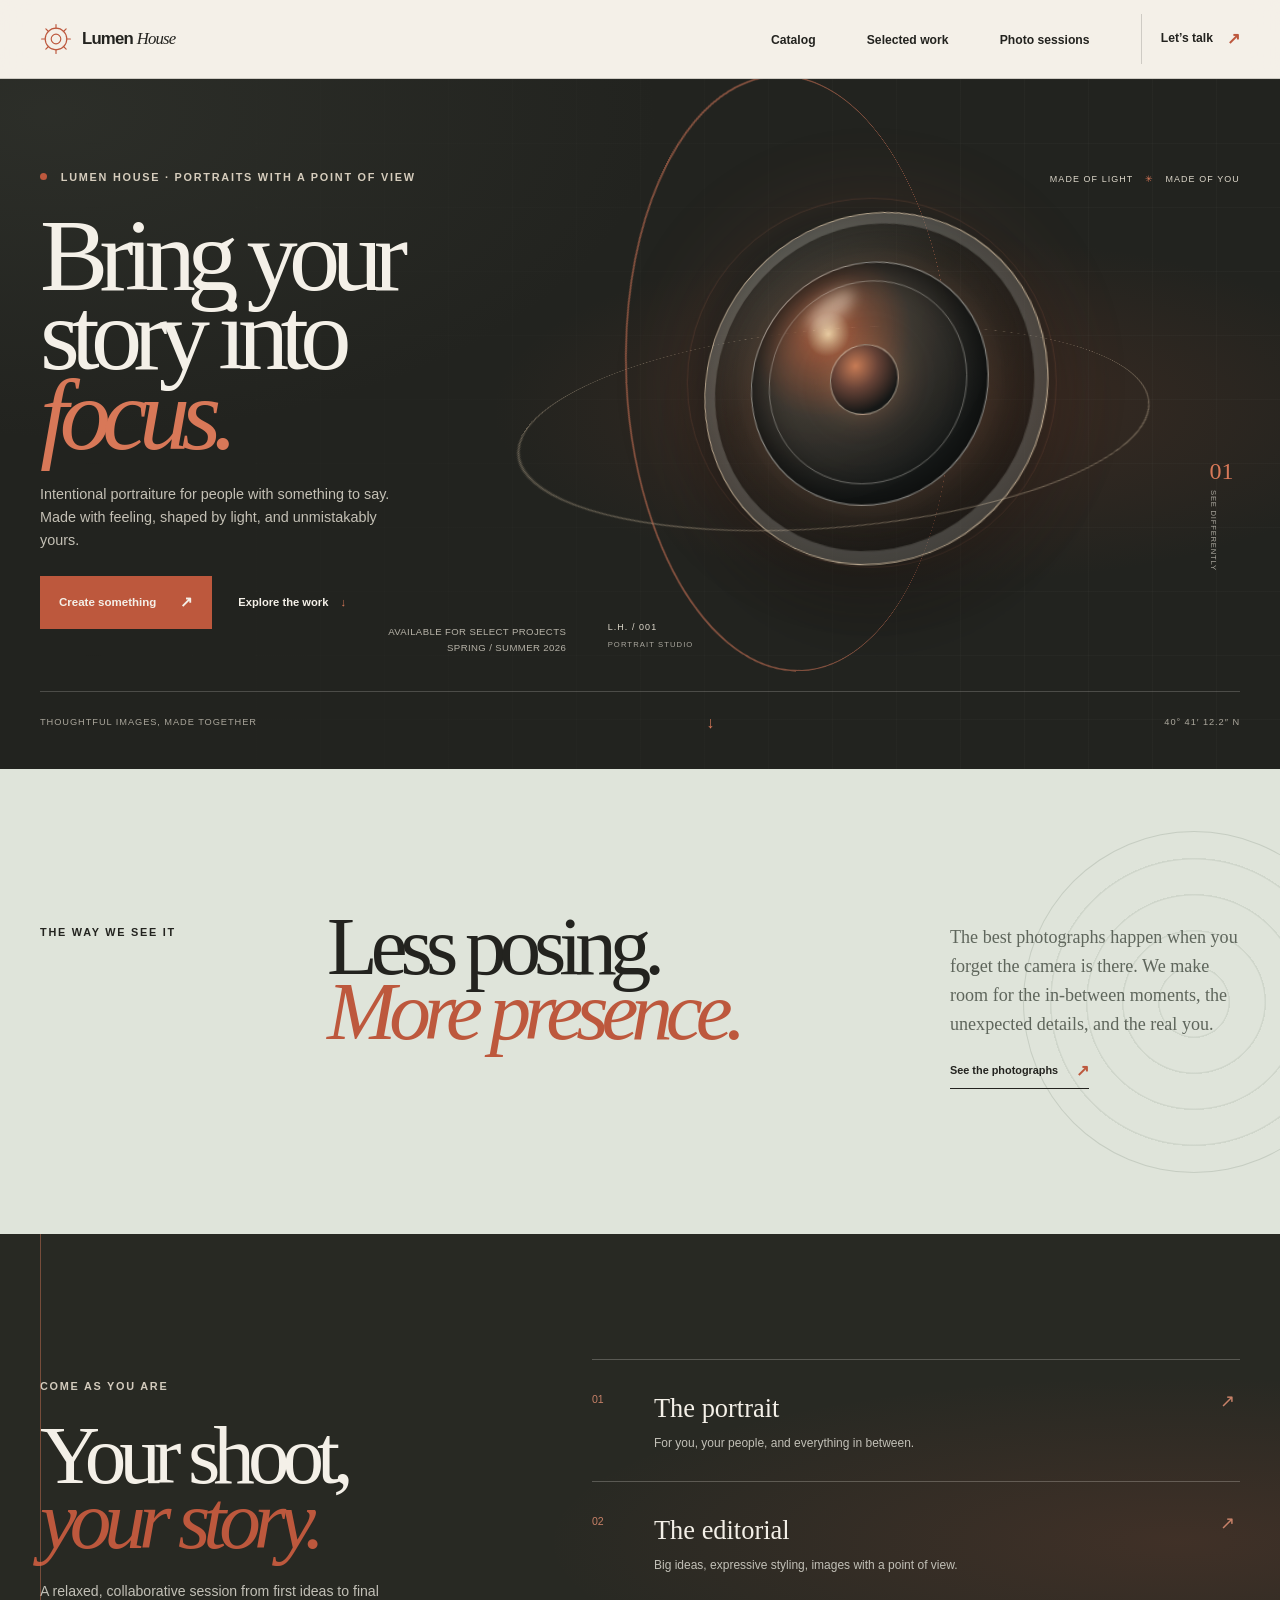
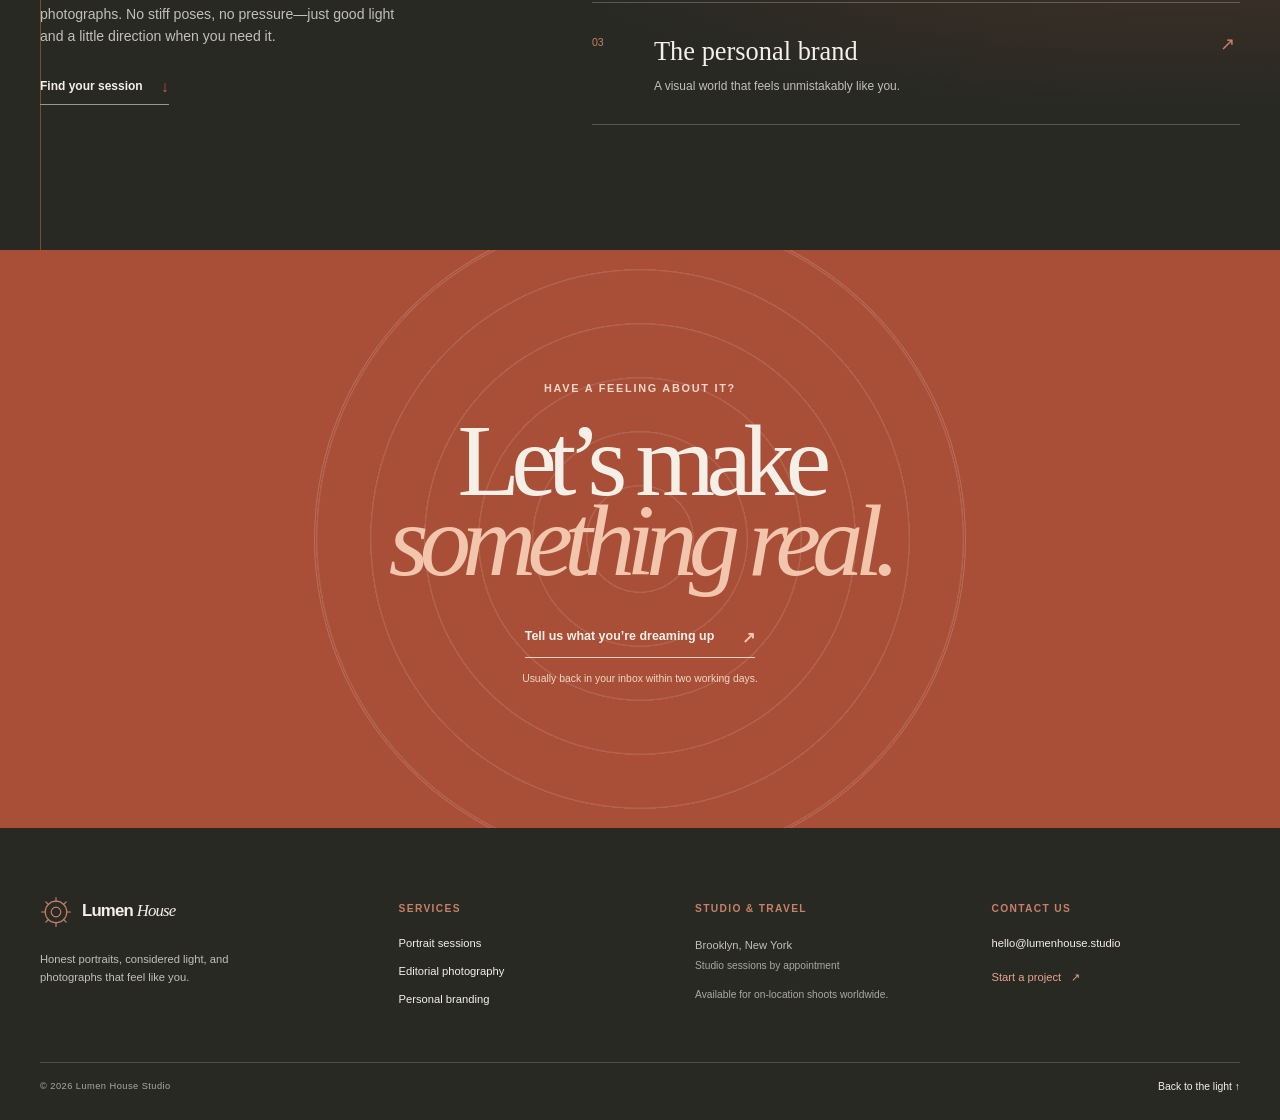
<file: index.html>
<!doctype html>
<html lang="en">
  <head>
    <meta charset="UTF-8" />
    <meta name="viewport" content="width=device-width, initial-scale=1.0" />
    <meta
      name="description"
      content="Lumen House creates expressive portrait, editorial, and campaign photography in the city and beyond."
    />
    <meta name="theme-color" content="#f4f0e8" />
    <title>Lumen House — Portraits with a point of view</title>
    <link rel="stylesheet" href="css/style.css" />
    <script src="js/script.js" defer></script>
  </head>
  <body>
    <header class="site-header">
      <nav class="navbar container" aria-label="Main navigation">
        <a class="brand" href="#home" aria-label="Lumen House home">
          <svg class="brand-mark" viewBox="0 0 40 40" aria-hidden="true">
            <circle cx="20" cy="20" r="13.5" />
            <circle cx="20" cy="20" r="6" />
            <path d="M20 2v5M20 33v5M2 20h5M33 20h5M7.3 7.3l3.6 3.6m18.2 18.2 3.6 3.6m0-25.4-3.6 3.6M10.9 29.1l-3.6 3.6" />
          </svg>
          <span>Lumen <em>House</em></span>
        </a>
        <button
          class="menu-toggle"
          type="button"
          aria-expanded="false"
          aria-controls="nav-links"
        >
          <span class="sr-only">Toggle navigation</span>
          <span></span><span></span><span></span>
        </button>
        <ul class="nav-links" id="nav-links">
          <li><a href="catalog.html">Catalog</a></li>
          <li><a href="work.html">Selected work</a></li>
          <li><a href="#sessions">Photo sessions</a></li>
          <li><a class="nav-cta" href="#contact">Let’s talk <span aria-hidden="true">↗</span></a></li>
        </ul>
      </nav>
    </header>

    <main>
      <section class="hero" id="home">
        <div class="container hero-layout">
          <div class="hero-copy">
            <p class="eyebrow"><span></span> Lumen House · Portraits with a point of view</p>
            <h1>Bring your<br />story into<br /><i>focus.</i></h1>
            <p class="hero-description">
              Intentional portraiture for people with something to say. Made
              with feeling, shaped by light, and unmistakably yours.
            </p>
            <div class="hero-actions">
              <a class="hero-button" href="#contact">Create something <span aria-hidden="true">↗</span></a>
              <a class="hero-secondary" href="work.html">Explore the work <span aria-hidden="true">↓</span></a>
            </div>
            <p class="hero-note">Available for select projects<br />Spring / Summer 2026</p>
          </div>

          <div class="hero-stage" aria-label="Animated camera lens illustration">
            <div class="hero-parallax">
              <div class="lens-illustration" aria-hidden="true">
                <div class="lens-orbit orbit-one"></div>
                <div class="lens-orbit orbit-two"></div>
                <div class="lens-rim">
                  <div class="lens-glass">
                    <div class="lens-center"></div>
                  </div>
                </div>
              </div>
              <div class="stage-label stage-label-top">Made of light <span>✳</span> Made of you</div>
              <div class="stage-label stage-label-bottom">L.H. / 001 <span>Portrait studio</span></div>
              <div class="stage-index">01<br /><span>See differently</span></div>
            </div>
          </div>
        </div>
        <div class="hero-bottom container">
          <span>Thoughtful images, made together</span>
          <span class="scroll-mark" aria-hidden="true">↓</span>
          <span>40° 41′ 12.2″ N</span>
        </div>
      </section>

      <section class="intro section">
        <div class="container intro-layout">
          <p class="eyebrow">The way we see it</p>
          <h2>Less posing.<br /><i>More presence.</i></h2>
          <div class="intro-copy">
            <p>
              The best photographs happen when you forget the camera is there.
              We make room for the in-between moments, the unexpected details,
              and the real you.
            </p>
            <a class="text-link" href="work.html">See the photographs <span aria-hidden="true">↗</span></a>
          </div>
        </div>
      </section>

      <section class="sessions section" id="sessions">
        <div class="container sessions-layout">
          <div class="sessions-heading">
            <p class="eyebrow">Come as you are</p>
            <h2>Your shoot,<br /><i>your story.</i></h2>
            <p>
              A relaxed, collaborative session from first ideas to final
              photographs. No stiff poses, no pressure—just good light and a
              little direction when you need it.
            </p>
            <a class="text-link" href="#session-list">Find your session <span aria-hidden="true">↓</span></a>
          </div>
          <div class="session-list" id="session-list">
            <a class="session-card" id="session-portrait" href="mailto:hello@lumenhouse.studio?subject=Portrait%20session">
              <span class="session-number">01</span>
              <div>
                <h3>The portrait</h3>
                <p>For you, your people, and everything in between.</p>
              </div>
              <span class="session-arrow" aria-hidden="true">↗</span>
            </a>
            <a class="session-card" id="session-editorial" href="mailto:hello@lumenhouse.studio?subject=Editorial%20session">
              <span class="session-number">02</span>
              <div>
                <h3>The editorial</h3>
                <p>Big ideas, expressive styling, images with a point of view.</p>
              </div>
              <span class="session-arrow" aria-hidden="true">↗</span>
            </a>
            <a class="session-card" id="session-brand" href="mailto:hello@lumenhouse.studio?subject=Personal%20brand%20session">
              <span class="session-number">03</span>
              <div>
                <h3>The personal brand</h3>
                <p>A visual world that feels unmistakably like you.</p>
              </div>
              <span class="session-arrow" aria-hidden="true">↗</span>
            </a>
          </div>
        </div>
      </section>

      <section class="contact section" id="contact">
        <div class="container contact-inner">
          <p class="eyebrow">Have a feeling about it?</p>
          <h2>Let’s make<br /><i>something real.</i></h2>
          <a class="contact-link" href="mailto:hello@lumenhouse.studio">Tell us what you’re dreaming up <span aria-hidden="true">↗</span></a>
          <p class="contact-note">Usually back in your inbox within two working days.</p>
        </div>
      </section>
    </main>

    <dialog class="photo-viewer" aria-label="Photograph preview">
      <button class="viewer-close" type="button" aria-label="Close photograph preview">×</button>
      <img class="viewer-image" alt="" />
      <p class="viewer-caption"></p>
    </dialog>

    <footer class="site-footer">
      <div class="container">
        <div class="footer-grid">
          <div class="footer-about">
            <a class="brand footer-brand" href="#home" aria-label="Lumen House home">
              <svg class="brand-mark" viewBox="0 0 40 40" aria-hidden="true">
                <circle cx="20" cy="20" r="13.5" />
                <circle cx="20" cy="20" r="6" />
                <path d="M20 2v5M20 33v5M2 20h5M33 20h5M7.3 7.3l3.6 3.6m18.2 18.2 3.6 3.6m0-25.4-3.6 3.6M10.9 29.1l-3.6 3.6" />
              </svg>
              <span>Lumen <em>House</em></span>
            </a>
            <p>Honest portraits, considered light, and photographs that feel like you.</p>
          </div>
          <div class="footer-column">
            <h2>Services</h2>
            <ul>
              <li><a href="#session-portrait">Portrait sessions</a></li>
              <li><a href="#session-editorial">Editorial photography</a></li>
              <li><a href="#session-brand">Personal branding</a></li>
            </ul>
          </div>
          <div class="footer-column">
            <h2>Studio &amp; travel</h2>
            <p>Brooklyn, New York<br /><span>Studio sessions by appointment</span></p>
            <p class="footer-travel">Available for on-location shoots worldwide.</p>
          </div>
          <div class="footer-column footer-contact">
            <h2>Contact us</h2>
            <a href="mailto:hello@lumenhouse.studio">hello@lumenhouse.studio</a>
            <a class="footer-booking" href="mailto:hello@lumenhouse.studio?subject=Photography%20inquiry">Start a project <span aria-hidden="true">↗</span></a>
          </div>
        </div>
        <div class="footer-bottom">
          <small>© 2026 Lumen House Studio</small>
          <a class="back-top" href="#home">Back to the light ↑</a>
        </div>
      </div>
    </footer>
  </body>
</html>
</file>
<file: css/style.css>
:root {
  color-scheme: light;
  --ink: #23231f;
  --muted: #77766d;
  --paper: #f4f0e8;
  --paper-deep: #e9e3d8;
  --accent: #bd583d;
  --line: rgba(35, 35, 31, .18);
  --serif: "Iowan Old Style", "Palatino Linotype", "Book Antiqua", Georgia, serif;
  font-family: Arial, Helvetica, sans-serif;
}

* { box-sizing: border-box; }
html { scroll-behavior: smooth; }
body { margin: 0; color: var(--ink); background: var(--paper); line-height: 1.6; }
img { display: block; width: 100%; }
a { color: inherit; }
.container { width: min(1200px, calc(100% - 64px)); margin-inline: auto; }
.section { padding: 120px 0; }
.eyebrow { margin: 0; font-size: .68rem; font-weight: 700; letter-spacing: .16em; line-height: 1.5; text-transform: uppercase; }
.eyebrow > span { display: inline-block; width: 7px; height: 7px; margin-right: 9px; border-radius: 50%; background: var(--accent); vertical-align: 1px; }

.site-header { position: sticky; top: 0; z-index: 10; background: rgba(244, 240, 232, .94); border-bottom: 1px solid var(--line); backdrop-filter: blur(14px); }
.navbar { min-height: 78px; display: flex; align-items: center; justify-content: space-between; gap: 28px; }
.brand { display: inline-flex; align-items: center; gap: 10px; color: var(--ink); font-size: 1.05rem; font-weight: 800; letter-spacing: -.05em; text-decoration: none; }
.brand em { font-family: var(--serif); font-weight: 400; }
.brand-mark { width: 32px; height: 32px; fill: none; stroke: var(--accent); stroke-linecap: round; stroke-linejoin: round; stroke-width: 1.45; transition: transform .35s ease; }
.brand:hover .brand-mark, .brand:focus-visible .brand-mark { transform: rotate(45deg); }
.nav-links { display: flex; align-items: center; gap: clamp(24px, 4vw, 56px); padding: 0; margin: 0; list-style: none; }
.nav-links a { font-size: .76rem; font-weight: 700; text-decoration: none; transition: color .2s ease; }
.nav-links a:hover, .nav-links a:focus-visible { color: var(--accent); }
.nav-links a[aria-current="page"] { color: var(--accent); }
.nav-links .nav-cta { display: inline-flex; align-items: center; gap: 14px; padding: 12px 0 12px 19px; border-left: 1px solid var(--line); }
.nav-cta span { color: var(--accent); font-size: 1rem; }
.menu-toggle { display: none; border: 0; background: transparent; padding: 8px; cursor: pointer; }
.menu-toggle span:not(.sr-only) { display: block; width: 22px; height: 1.5px; margin: 5px; background: var(--ink); }
.sr-only { position: absolute; width: 1px; height: 1px; padding: 0; margin: -1px; overflow: hidden; clip: rect(0,0,0,0); white-space: nowrap; border: 0; }

.hero { position: relative; isolation: isolate; min-height: 690px; padding: 42px 0 26px; overflow: hidden; color: var(--paper); background: radial-gradient(ellipse at 74% 48%, rgba(116, 62, 42, .3), transparent 34%), radial-gradient(ellipse at 4% 5%, rgba(77, 82, 72, .24), transparent 35%), #22231f; }
.hero::before { position: absolute; inset: 0; z-index: -1; background-image: linear-gradient(rgba(244,240,232,.025) 1px, transparent 1px), linear-gradient(90deg, rgba(244,240,232,.025) 1px, transparent 1px); background-size: 64px 64px; content: ""; mask-image: linear-gradient(90deg, transparent, black 80%); }
.hero-layout { min-height: 570px; display: grid; grid-template-columns: .92fr 1.08fr; align-items: center; gap: 30px; }
.hero-copy { position: relative; z-index: 2; padding: 10px 0 24px; }
.hero .eyebrow { color: #d6cdbd; }
.hero h1, .intro h2, .section-heading h2, .sessions h2, .contact h2 { margin: 27px 0 0; font-family: var(--serif); font-size: clamp(4.5rem, 8.3vw, 8.25rem); font-weight: 400; letter-spacing: -.085em; line-height: .78; }
.hero h1 i, .intro h2 i, .section-heading h2 i, .sessions h2 i, .contact h2 i { color: var(--accent); font-weight: 400; }
.hero h1 { margin-top: 30px; color: var(--paper); font-size: clamp(4.8rem, 8vw, 7.6rem); }
.hero h1 i { color: #d87858; }
.hero-description { max-width: 365px; margin: 28px 0 24px; color: #c4c0b5; font-size: .9rem; }
.hero-actions { display: flex; flex-wrap: wrap; align-items: center; gap: 26px; }
.hero-button { display: inline-flex; align-items: center; gap: 24px; padding: 14px 19px; color: var(--paper); background: var(--accent); font-size: .72rem; font-weight: 700; text-decoration: none; transition: background .2s ease, transform .2s ease; }
.hero-button:hover { background: #d06b4d; transform: translateY(-2px); }
.hero-button span { font-size: .95rem; }
.hero-secondary { display: inline-flex; align-items: center; gap: 12px; color: var(--paper); font-size: .7rem; font-weight: 700; text-decoration: none; }
.hero-secondary span { color: #d87858; transition: transform .2s ease; }
.hero-secondary:hover span { transform: translateY(3px); }
.text-link { display: inline-flex; align-items: center; gap: 18px; padding-bottom: 5px; border-bottom: 1px solid var(--ink); font-size: .75rem; font-weight: 700; text-decoration: none; transition: color .2s ease, border-color .2s ease; }
.text-link span { color: var(--accent); font-size: 1rem; transition: transform .2s ease; }
.text-link:hover { color: var(--accent); border-color: var(--accent); }
.text-link:hover span { transform: translate(3px, 2px); }
.hero-note { position: absolute; right: 12px; bottom: -3px; margin: 0; color: #b7b3a8; font-size: .6rem; letter-spacing: .04em; line-height: 1.65; text-align: right; text-transform: uppercase; }
.hero-stage { position: relative; width: 100%; height: 570px; display: grid; place-items: center; perspective: 1100px; }
.hero-parallax { position: relative; width: 100%; height: 100%; transform-style: preserve-3d; transform: perspective(900px) rotateX(var(--pointer-tilt-x, 0deg)) rotateY(var(--pointer-tilt-y, 0deg)); transition: transform .18s ease-out; }
.lens-illustration { position: relative; width: min(94%, 520px); aspect-ratio: 1; transform-style: preserve-3d; animation: lens-float 6s ease-in-out infinite; }
.lens-illustration::before { position: absolute; inset: 12%; border: 1px solid rgba(221, 130, 93, .22); border-radius: 50%; box-shadow: 0 0 90px rgba(178, 83, 54, .12), inset 0 0 60px rgba(178, 83, 54, .1); content: ""; transform: translateZ(-35px); }
.lens-orbit { position: absolute; inset: 4% -4%; border: 1px solid rgba(232, 210, 178, .36); border-radius: 50%; transform-style: preserve-3d; }
.orbit-one { transform: rotateX(68deg) rotateZ(-24deg); }
.orbit-two { inset: 0; border-color: rgba(215, 120, 88, .52); transform: rotateY(68deg) rotateZ(25deg); }
.lens-rim { position: absolute; top: 50%; left: 50%; width: 64%; aspect-ratio: 1; display: grid; place-items: center; border: 1px solid rgba(241, 220, 187, .72); border-radius: 50%; background: linear-gradient(145deg, rgba(225, 214, 194, .18), rgba(90, 72, 59, .08) 40%, rgba(12, 13, 12, .48)); box-shadow: 0 30px 70px rgba(0,0,0,.32), inset 0 0 0 10px rgba(244,240,232,.025), inset 0 0 0 11px rgba(244,240,232,.18), inset 0 0 32px rgba(0,0,0,.6); transform: translate3d(-50%, -50%, 35px) rotateX(9deg) rotateY(-12deg); }
.lens-glass { position: relative; width: 70%; aspect-ratio: 1; display: grid; place-items: center; overflow: hidden; border: 1px solid rgba(244, 240, 232, .5); border-radius: 50%; background: radial-gradient(circle at 34% 30%, rgba(250,220,174,.9) 0, rgba(184,102,69,.68) 10%, rgba(63,58,51,.93) 37%, #181b1a 72%); box-shadow: inset 0 0 38px rgba(0,0,0,.75), 0 0 34px rgba(226,147,101,.15); transform: translateZ(34px); }
.lens-glass::before { position: absolute; inset: 8%; border: 1px solid rgba(244,240,232,.35); border-radius: 50%; content: ""; }
.lens-glass::after { position: absolute; top: 14%; left: 23%; width: 24%; height: 11%; border-radius: 50%; background: rgba(255,244,221,.45); filter: blur(7px); transform: rotate(-35deg); content: ""; }
.lens-center { width: 29%; aspect-ratio: 1; border: 1px solid rgba(255,235,207,.55); border-radius: 50%; background: radial-gradient(circle at 37% 30%, #c77b55, #684337 35%, #151716 73%); box-shadow: 0 0 28px rgba(231,147,99,.28); }
.stage-label { position: absolute; color: #ded8cb; font-size: .56rem; letter-spacing: .12em; text-transform: uppercase; }
.stage-label-top { top: 9%; right: 0; }
.stage-label-top span { padding-inline: 8px; color: #d87858; }
.stage-label-bottom { bottom: 7%; left: 0; }
.stage-label-bottom span { display: block; margin-top: 5px; color: #a9a69d; font-size: .48rem; }
.stage-index { position: absolute; right: 1%; bottom: 21%; color: #d87858; font-family: var(--serif); font-size: 1.5rem; line-height: 1; }
.stage-index span { display: block; margin-top: 7px; color: #a9a69d; font-family: Arial, Helvetica, sans-serif; font-size: .48rem; letter-spacing: .1em; text-transform: uppercase; writing-mode: vertical-rl; }
.hero-bottom { display: flex; justify-content: space-between; align-items: center; padding-top: 18px; border-top: 1px solid rgba(244,240,232,.2); color: #aaa69b; font-size: .58rem; letter-spacing: .1em; text-transform: uppercase; }
.scroll-mark { color: #d87858; font-size: 1rem; }
@keyframes lens-float { 0%, 100% { transform: translateY(0) rotateX(0) rotateY(0); } 50% { transform: translateY(-10px) rotateX(2deg) rotateY(-3deg); } }

.intro { position: relative; isolation: isolate; overflow: hidden; padding-block: 145px; background: #dfe4da; }
.intro::after { position: absolute; top: 50%; right: -85px; z-index: -1; width: 340px; aspect-ratio: 1; border: 1px solid rgba(86, 101, 82, .18); border-radius: 50%; background: repeating-radial-gradient(circle, transparent 0 34px, rgba(86, 101, 82, .11) 35px 36px); content: ""; transform: translateY(-50%); }
.intro-layout { position: relative; display: grid; grid-template-columns: .55fr 1.1fr .8fr; align-items: start; gap: 32px; }
.intro-layout > .eyebrow { padding-top: 10px; }
.intro h2 { margin: 0; font-size: clamp(3.8rem, 6.5vw, 6rem); }
.intro-copy { max-width: 290px; margin: 9px 0 0 auto; }
.intro-copy p { margin: 0 0 17px; color: #5f665c; font-family: var(--serif); font-size: 1.13rem; }
.intro-copy .text-link { font-size: .68rem; }

.work { position: relative; padding: 130px 0 145px; background: #faf8f2; }
.work::before, .work::after { position: absolute; right: 0; left: 0; height: 9px; background: radial-gradient(circle, rgba(189, 88, 61, .65) 1.5px, transparent 2px) center / 20px 9px repeat-x; content: ""; }
.work::before { top: 0; }
.work::after { bottom: 0; }
.work > .container { position: relative; }
.section-heading { display: flex; align-items: end; justify-content: space-between; gap: 30px; margin-bottom: 50px; }
.section-heading h2 { margin-top: 19px; font-size: clamp(4rem, 7vw, 6.5rem); }
.section-heading > p { max-width: 220px; margin: 0 0 10px; color: var(--muted); font-size: .8rem; }
.work-grid { display: grid; grid-template-columns: 1fr 1fr; align-items: start; gap: 78px 8%; }
.project-card { position: relative; display: block; width: 100%; padding: 0; border: 0; color: var(--ink); background: transparent; font: inherit; text-align: left; cursor: zoom-in; transform-style: preserve-3d; transition: transform .45s cubic-bezier(.2,.7,.2,1); }
.project-card:hover, .project-card:focus-visible { transform: perspective(900px) rotateY(-3deg) rotateX(2deg) translateY(-8px); }
.project-card img { height: 500px; object-fit: cover; box-shadow: 0 16px 38px rgba(47, 36, 24, .13); transition: box-shadow .4s ease; }
.project-card:hover img { box-shadow: 0 28px 54px rgba(47, 36, 24, .2); }
.project-large img { object-position: center 32%; }
.project-offset { margin-top: 130px; }
.project-offset img { height: 390px; object-position: center 25%; }
.project-wide { width: 78%; margin: -14px auto 0; }
.project-wide img { height: 430px; object-position: center 36%; }
.project-meta { display: flex; justify-content: space-between; gap: 12px; padding-top: 12px; font-size: .62rem; font-weight: 700; letter-spacing: .06em; text-transform: uppercase; }
.project-meta span:last-child { color: var(--accent); }

.catalog { background: #e9e3d8; }
.catalog-heading { margin-bottom: 30px; }
.catalog-filters { display: flex; flex-wrap: wrap; gap: 9px; margin-bottom: 30px; }
.catalog-filter { padding: 9px 15px; border: 1px solid rgba(35,35,31,.24); border-radius: 999px; color: var(--ink); background: transparent; font: inherit; font-size: .66rem; cursor: pointer; transition: color .2s ease, background .2s ease, border-color .2s ease; }
.catalog-filter:hover, .catalog-filter:focus-visible, .catalog-filter.is-active { border-color: var(--ink); color: var(--paper); background: var(--ink); }
.catalog-grid { display: grid; grid-template-columns: repeat(3, minmax(0, 1fr)); gap: 28px 20px; }
.catalog-item { display: block; min-width: 0; padding: 0; border: 0; color: var(--ink); background: transparent; font: inherit; text-align: left; cursor: zoom-in; }
.catalog-item img { height: 330px; object-fit: cover; box-shadow: 0 12px 28px rgba(47,36,24,.12); transition: transform .35s ease, box-shadow .35s ease; }
.catalog-item:hover img, .catalog-item:focus-visible img { transform: translateY(-5px); box-shadow: 0 20px 36px rgba(47,36,24,.2); }
.catalog-item > span { display: flex; justify-content: space-between; align-items: baseline; gap: 10px; padding-top: 10px; }
.catalog-item strong { font-family: var(--serif); font-size: 1rem; font-weight: 400; }
.catalog-item small { color: var(--muted); font-size: .56rem; text-align: right; }
.catalog-item[hidden] { display: none; }
.catalog-contact { display: flex; justify-content: space-between; gap: 16px; padding-top: 22px; margin-top: 32px; border-top: 1px solid var(--line); font-size: .68rem; text-decoration: none; }
.catalog-contact span { color: var(--accent); font-weight: 700; }

.catalog-page .collection-hero { padding: 72px 0 42px; color: var(--ink); background: #faf8f2; }
.catalog-page .collection-hero h1 { max-width: 900px; font-family: Arial, Helvetica, sans-serif; font-size: clamp(3.5rem, 7.6vw, 6.5rem); font-weight: 700; letter-spacing: -.075em; line-height: .96; }
.catalog-page .collection-hero h1 i { color: var(--accent); font-family: var(--serif); font-weight: 400; }
.catalog-page .collection-hero .eyebrow { color: var(--muted); }
.catalog-page .collection-hero-inner > p:not(.eyebrow) { max-width: 600px; color: #65645e; font-size: .95rem; }
.catalog-page .collection-back-link { color: var(--ink); }
.catalog-page .catalog { padding: 30px 0 100px; background: #f0ece3; }
.catalog-page .catalog > .container { width: min(1500px, calc(100% - 48px)); }
.catalog-page .catalog-filters { position: relative; z-index: 2; gap: 7px; margin-bottom: 14px; }
.catalog-page .catalog-filter { padding: 8px 13px; border-color: transparent; background: rgba(250,248,242,.72); }
.catalog-page .catalog-filter:hover, .catalog-page .catalog-filter:focus-visible, .catalog-page .catalog-filter.is-active { border-color: var(--ink); background: var(--ink); }
.catalog-wall { position: relative; padding-top: 58px; }
.catalog-search { position: absolute; top: 0; left: 50%; z-index: 3; width: min(460px, 88%); height: 54px; display: flex; align-items: center; gap: 12px; padding: 0 16px 0 20px; border: 1px solid rgba(35,35,31,.1); border-radius: 999px; background: rgba(250,248,242,.96); box-shadow: 0 12px 32px rgba(35,35,31,.16); transform: translateX(-50%); }
.catalog-search > span { color: var(--accent); font-size: 1.65rem; line-height: 1; }
.catalog-search input { width: 100%; min-width: 0; border: 0; outline: 0; color: var(--ink); background: transparent; font: inherit; font-size: .75rem; }
.catalog-search input::placeholder { color: #88867f; opacity: 1; }
.catalog-search-clear { width: 28px; height: 28px; flex: 0 0 auto; border: 0; border-radius: 50%; color: var(--muted); background: #e9e3d8; font-size: 1.1rem; line-height: 1; cursor: pointer; }
.catalog-search-clear[hidden] { display: none; }
.catalog-page .catalog-grid { grid-template-columns: repeat(6, minmax(0, 1fr)); grid-auto-rows: 5px; grid-auto-flow: dense; align-items: stretch; gap: 8px; }
.catalog-page .catalog-item { position: relative; display: block; min-height: 0; padding: 0; overflow: hidden; border: 0; background: transparent; box-shadow: none; cursor: zoom-in; }
.catalog-page .catalog-item:hover, .catalog-page .catalog-item:focus-visible { z-index: 1; transform: translateY(-3px); }
.catalog-page .catalog-item > img { width: 100%; height: 100%; min-height: 0; object-fit: cover; box-shadow: none; transition: transform .4s ease, filter .3s ease, opacity .4s ease; }
.catalog-page .catalog-item > img:first-child { position: relative; z-index: 0; }
.catalog-page .catalog-item > img.catalog-hover-image { position: absolute; inset: 0; z-index: 1; opacity: 0; }
.catalog-page .catalog-item:hover > img:first-child, .catalog-page .catalog-item:focus-visible > img:first-child { transform: scale(1.035); filter: brightness(.8); }
.catalog-page .catalog-item:hover > img.catalog-hover-image, .catalog-page .catalog-item:focus-visible > img.catalog-hover-image { opacity: 1; transform: scale(1.035); }
.catalog-page .catalog-item > span { position: absolute; right: 0; bottom: 0; left: 0; z-index: 2; display: flex; justify-content: space-between; align-items: baseline; gap: 7px; padding: 28px 11px 9px; color: white; background: linear-gradient(transparent, rgba(20,19,17,.68)); opacity: 0; transition: opacity .25s ease; }
.catalog-page .catalog-item:hover > span, .catalog-page .catalog-item:focus-visible > span { opacity: 1; }
.catalog-page .catalog-item strong { overflow: hidden; font-family: var(--serif); font-size: .8rem; font-weight: 400; text-overflow: ellipsis; white-space: nowrap; }
.catalog-page .catalog-item small { color: rgba(255,255,255,.82); font-size: .48rem; text-align: right; white-space: nowrap; }
.catalog-page .tile-tall { grid-row: span 53; }
.catalog-page .tile-medium { grid-row: span 41; }
.catalog-page .tile-short { grid-row: span 31; }
.catalog-empty { padding: 45px 10px; color: var(--muted); font-family: var(--serif); font-size: 1.15rem; text-align: center; }
.catalog-empty[hidden] { display: none; }
.catalog-page .catalog-contact { margin-top: 34px; }

.sessions { position: relative; isolation: isolate; overflow: hidden; padding-block: 125px; color: var(--paper); background: radial-gradient(ellipse at 92% 50%, rgba(189, 88, 61, .16), transparent 38%), #282923; }
.sessions::before { position: absolute; top: 0; bottom: 0; left: max(0px, calc((100vw - 1200px) / 2)); width: 1px; background: rgba(215, 120, 88, .45); content: ""; }
.sessions-layout { display: grid; grid-template-columns: .8fr 1.2fr; gap: 10%; align-items: center; }
.sessions .eyebrow { color: #d3cbbd; }
.sessions h2 { margin-top: 28px; font-size: clamp(4rem, 6.5vw, 6.2rem); }
.sessions-heading > p:not(.eyebrow) { max-width: 360px; margin: 28px 0 24px; color: #c2c0b7; font-size: .88rem; }
.sessions .text-link { border-color: rgba(244, 240, 232, .55); }
.sessions .text-link:hover { border-color: var(--paper); color: var(--paper); }
.collection-hero { padding: 88px 0 78px; color: var(--paper); background: radial-gradient(ellipse at 86% 30%, rgba(189,88,61,.28), transparent 36%), #282923; }
.collection-hero-inner { display: flex; flex-direction: column; align-items: flex-start; }
.collection-hero .eyebrow { color: #d3cbbd; }
.collection-hero h1 { margin: 24px 0 0; font-family: var(--serif); font-size: clamp(3.8rem, 8vw, 7rem); font-weight: 400; letter-spacing: -.08em; line-height: .9; }
.collection-hero h1 i { color: #d87858; font-weight: 400; }
.collection-hero-inner > p:not(.eyebrow) { max-width: 480px; margin: 21px 0 18px; color: #c2c0b7; font-size: .9rem; }
.collection-back-link { margin-top: 8px; }
.work-page { padding-top: 90px; }
.work-page .project-large, .work-page .project-offset { margin-top: 0; }
.work-page .project-wide { width: 78%; margin-top: 0; }
.session-card { display: grid; grid-template-columns: 42px 1fr 20px; align-items: start; gap: 20px; padding: 27px 0; border-top: 1px solid rgba(244, 240, 232, .24); color: inherit; text-decoration: none; }
.session-card:last-child { border-bottom: 1px solid rgba(244, 240, 232, .24); }
.session-number { padding-top: 4px; color: #c78168; font-size: .66rem; }
.session-card h3 { margin: 0; font-family: var(--serif); font-size: 1.65rem; font-weight: 400; }
.session-card p { margin: 5px 0 0; color: #c2c0b7; font-size: .75rem; }
.session-arrow { color: #c78168; font-size: 1.1rem; transition: transform .2s ease; }
.session-card:hover .session-arrow { transform: translate(3px, -3px); }

.contact { position: relative; isolation: isolate; overflow: hidden; padding-block: 130px 140px; color: var(--paper); background: #a94e37; text-align: center; }
.contact::before { position: absolute; top: 50%; left: 50%; z-index: -1; width: min(74vw, 650px); aspect-ratio: 1; border: 1px solid rgba(244, 240, 232, .2); border-radius: 50%; background: repeating-radial-gradient(circle, transparent 0 52px, rgba(244, 240, 232, .13) 53px 54px); content: ""; animation: contact-pulse 6s ease-in-out infinite; transform: translate(-50%, -50%); }
@keyframes contact-pulse { 0%, 100% { opacity: .48; transform: translate(-50%, -50%) scale(.92); } 50% { opacity: .9; transform: translate(-50%, -50%) scale(1.04); } }
.contact-inner { position: relative; }
.contact .eyebrow { color: #f0d7c9; }
.contact h2 { margin: 25px 0 30px; color: var(--paper); font-size: clamp(4.3rem, 8vw, 7.5rem); }
.contact h2 i { color: #f2c5ad; }
.contact-link { display: inline-flex; align-items: center; gap: 28px; padding: 14px 0 7px; border-bottom: 1px solid rgba(244, 240, 232, .8); color: var(--paper); font-size: .78rem; font-weight: 700; text-decoration: none; }
.contact-link span { color: #f2c5ad; font-size: 1rem; }
.contact-note { margin: 13px 0 0; color: #f0d7c9; font-size: .65rem; }

.photo-viewer { position: fixed; width: min(900px, calc(100% - 32px)); max-width: none; max-height: calc(100% - 32px); padding: 42px 20px 16px; overflow: visible; border: 1px solid rgba(244,240,232,.35); color: var(--paper); background: #22231f; box-shadow: 0 28px 90px rgba(0,0,0,.48); }
.photo-viewer[open] { animation: viewer-enter .22s ease-out both; }
.photo-viewer::backdrop { background: rgba(15,16,15,.82); backdrop-filter: blur(5px); }
.viewer-image { width: auto; max-width: 100%; max-height: min(72vh, 760px); margin-inline: auto; object-fit: contain; }
.viewer-caption { margin: 12px 0 0; color: #d3cbbd; font-size: .7rem; letter-spacing: .08em; text-align: center; text-transform: uppercase; }
.viewer-close { position: absolute; top: 6px; right: 10px; padding: 0 6px; border: 0; color: var(--paper); background: transparent; font: inherit; font-size: 1.8rem; cursor: pointer; }
.viewer-close:hover, .viewer-close:focus-visible { color: #d87858; }
@keyframes viewer-enter { from { opacity: 0; transform: scale(.96); } to { opacity: 1; transform: scale(1); } }

.site-footer { padding: 68px 0 24px; color: var(--paper); background: #282923; }
.footer-grid { display: grid; grid-template-columns: 1.25fr 1fr 1fr 1fr; gap: 48px; padding-bottom: 48px; }
.footer-about { max-width: 230px; }
.footer-brand { color: var(--paper); }
.footer-brand .brand-mark { stroke: #c78168; }
.footer-about > p, .footer-column > p { color: #c2c0b7; font-size: .7rem; }
.footer-about > p { margin: 16px 0 0; }
.footer-column h2 { margin: 5px 0 18px; color: #c78168; font-size: .64rem; font-weight: 700; letter-spacing: .13em; text-transform: uppercase; }
.footer-column ul { display: grid; gap: 10px; padding: 0; margin: 0; list-style: none; }
.footer-column li, .footer-column > a { font-size: .7rem; }
.footer-column a { color: var(--paper); text-decoration: none; transition: color .2s ease; }
.footer-column a:hover, .footer-column a:focus-visible, .back-top:hover, .back-top:focus-visible { color: #e6a58d; }
.footer-column > p { margin: 0 0 10px; line-height: 1.8; }
.footer-column > p span { color: #aaa99f; font-size: .64rem; }
.footer-column > .footer-travel { color: #aaa99f; font-size: .64rem; }
.footer-contact { display: flex; flex-direction: column; align-items: flex-start; gap: 11px; }
.footer-contact h2 { margin-bottom: 7px; }
.footer-contact .footer-booking { display: inline-flex; gap: 10px; margin-top: 5px; color: #e6a58d; }
.footer-bottom { display: flex; justify-content: space-between; gap: 20px; padding-top: 16px; border-top: 1px solid rgba(244, 240, 232, .18); color: #aaa99f; }
.footer-bottom > small { font-size: .58rem; letter-spacing: .05em; }
.back-top { color: var(--paper); font-size: .65rem; text-decoration: none; transition: color .2s ease; }

.reveal { opacity: 0; transform: translateY(22px); transition: opacity .65s ease, transform .65s ease; }
.reveal.is-visible { opacity: 1; transform: translateY(0); }

@media (max-width: 850px) {
  .container { width: min(100% - 44px, 680px); }
  .section { padding-block: 90px; }
  .hero { min-height: 0; padding-top: 45px; }
  .hero-layout { min-height: 0; grid-template-columns: 1fr 1fr; gap: 12px; }
  .hero h1 { font-size: clamp(3.8rem, 8.5vw, 6.2rem); }
  .hero-stage { height: 440px; }
  .hero-note { display: none; }
  .collection-hero { padding: 70px 0 58px; }
  .intro-layout { grid-template-columns: .6fr 1.2fr; }
  .intro-copy { grid-column: 2; margin: 0; }
  .work-grid { gap: 55px 6%; }
  .project-card img { height: 390px; }
  .project-offset { margin-top: 100px; }
  .project-offset img { height: 310px; }
  .project-wide img { height: 340px; }
  .catalog-grid { grid-template-columns: repeat(2, minmax(0, 1fr)); gap: 24px 14px; }
  .catalog-item img { height: 280px; }
  .catalog-item > span { display: block; }
  .catalog-item small { display: block; margin-top: 3px; text-align: left; }
  .catalog-page .collection-hero { padding-block: 58px 34px; }
  .catalog-page .catalog-grid { grid-template-columns: repeat(4, minmax(0, 1fr)); }
  .catalog-page .tile-tall { grid-row: span 43; }
  .catalog-page .tile-medium { grid-row: span 34; }
  .catalog-page .tile-short { grid-row: span 27; }
  .sessions-layout { grid-template-columns: 1fr 1.2fr; gap: 7%; }
}

@media (max-width: 600px) {
  .container { width: calc(100% - 40px); }
  .section { padding-block: 76px; }
  .navbar { min-height: 68px; }
  .menu-toggle { display: block; }
  .nav-links { display: none; position: absolute; top: 68px; left: 0; right: 0; padding: 18px 20px 24px; background: var(--paper); border-bottom: 1px solid var(--line); flex-direction: column; align-items: stretch; gap: 0; }
  .nav-links.is-open { display: flex; }
  .nav-links li { border-top: 1px solid var(--line); }
  .nav-links a { display: block; padding: 13px 0; }
  .nav-links .nav-cta { justify-content: space-between; padding: 13px 0; border-left: 0; }
  .hero { padding: 49px 0 20px; }
  .collection-hero { padding: 54px 0 48px; }
  .collection-hero h1 { font-size: clamp(3.4rem, 14vw, 5rem); }
  .hero-layout { grid-template-columns: 1fr; gap: 10px; }
  .hero-copy { padding-bottom: 0; }
  .hero h1 { margin-top: 22px; font-size: clamp(4rem, 17vw, 6.5rem); }
  .hero-description { max-width: 300px; margin: 23px 0 20px; }
  .hero-actions { gap: 18px; }
  .hero-stage { height: 390px; margin: 10px -4px 0; }
  .lens-illustration { width: min(82%, 310px); }
  .stage-label-top { top: 3%; right: 2%; }
  .stage-label-bottom { bottom: 2%; left: 2%; }
  .stage-index { right: 2%; bottom: 18%; }
  .hero-bottom { font-size: .48rem; }
  .intro { padding-block: 82px; }
  .intro-layout { grid-template-columns: 1fr; gap: 18px; }
  .intro-layout > .eyebrow { padding: 0; }
  .intro h2 { font-size: clamp(3.7rem, 15vw, 5.2rem); }
  .intro-copy { grid-column: 1; max-width: 320px; margin: 0; }
  .section-heading { display: block; margin-bottom: 32px; }
  .section-heading h2 { font-size: 4.7rem; }
  .section-heading > p { margin-top: 14px; }
  .work-grid { grid-template-columns: 1fr; gap: 36px; }
  .project-card img, .project-offset img, .project-wide img { height: min(112vw, 500px); }
  .project-offset { width: 90%; margin: 0 0 0 auto; }
  .project-wide { width: 95%; margin: 0 auto; }
  .work-page { padding-top: 76px; }
  .work-page .project-offset { margin-top: 0; }
  .work-page .project-wide { width: 95%; }
  .catalog-grid { gap: 20px 12px; }
  .catalog-item img { height: 54vw; max-height: 270px; }
  .catalog-item strong { font-size: .9rem; }
  .catalog-contact { flex-direction: column; gap: 4px; }
  .catalog-page .collection-hero h1 { font-size: clamp(3.1rem, 14vw, 4.7rem); }
  .catalog-page .collection-hero-inner > p:not(.eyebrow) { font-size: .82rem; }
  .catalog-page .catalog { padding: 24px 0 76px; }
  .catalog-page .catalog > .container { width: calc(100% - 28px); }
  .catalog-page .catalog-filters { gap: 5px; }
  .catalog-page .catalog-filter { padding: 7px 10px; font-size: .59rem; }
  .catalog-page .catalog-grid { grid-template-columns: repeat(2, minmax(0, 1fr)); grid-auto-rows: 5px; gap: 7px; }
  .catalog-page .catalog-item > span { padding: 25px 8px 7px; opacity: 1; }
  .catalog-page .catalog-item strong { font-size: .72rem; }
  .catalog-page .catalog-item small { font-size: .44rem; }
  .catalog-page .tile-tall { grid-row: span 39; }
  .catalog-page .tile-medium { grid-row: span 31; }
  .catalog-page .tile-short { grid-row: span 24; }
  .sessions-layout { grid-template-columns: 1fr; gap: 42px; }
  .sessions h2 { font-size: 4.8rem; }
  .session-card { grid-template-columns: 30px 1fr 18px; gap: 12px; padding: 22px 0; }
  .session-card h3 { font-size: 1.45rem; }
  .contact h2 { font-size: clamp(4.2rem, 17vw, 6rem); }
  .contact-link { gap: 12px; font-size: .7rem; }
  .footer-grid { grid-template-columns: repeat(2, minmax(0, 1fr)); gap: 32px 24px; padding-bottom: 36px; }
  .footer-about { grid-column: 1 / -1; max-width: 320px; }
  .footer-column h2 { margin-bottom: 13px; }
}

@media (max-width: 380px) {
  .footer-grid { grid-template-columns: 1fr; gap: 24px; }
  .footer-about { grid-column: auto; }
}

@media (hover: none), (max-width: 600px) {
  .catalog-page .catalog-item:hover, .catalog-page .catalog-item:focus-visible { transform: none; }
  .catalog-page .catalog-item:hover > img:first-child, .catalog-page .catalog-item:focus-visible > img:first-child { transform: none; filter: none; }
  .catalog-page .catalog-item > img.catalog-hover-image,
  .catalog-page .catalog-item:hover > img.catalog-hover-image,
  .catalog-page .catalog-item:focus-visible > img.catalog-hover-image { opacity: 0; transform: none; }
}

@media (prefers-reduced-motion: reduce) {
  html { scroll-behavior: auto; }
  *, *::before, *::after { animation-duration: .01ms !important; animation-iteration-count: 1 !important; transition-duration: .01ms !important; }
  .reveal { opacity: 1; transform: none; }
  .lens-illustration { animation: none; }
  .hero-parallax { transition: none; transform: none; }
}
</file>
